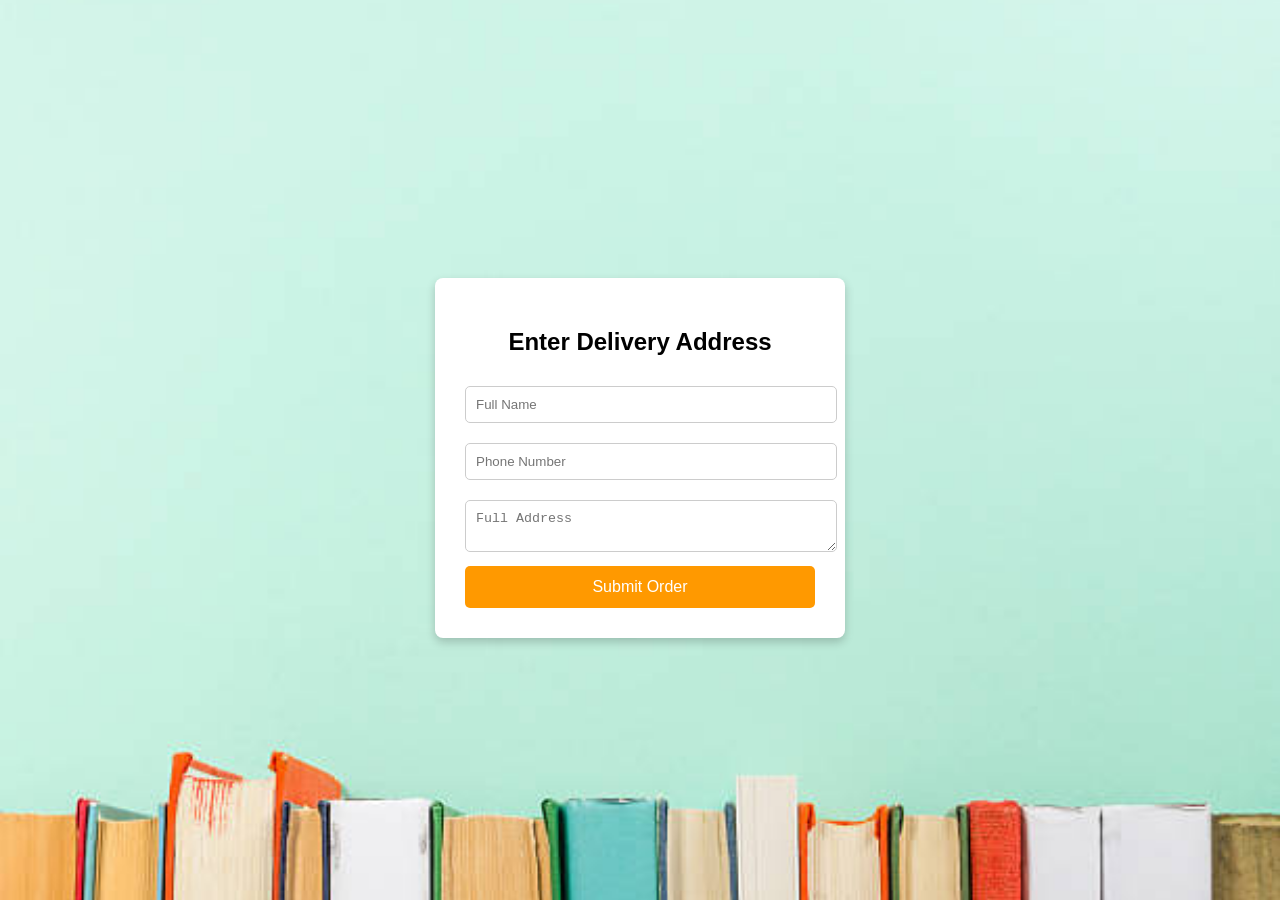
<file: address.html>
<!DOCTYPE html>
<html>
<head>
<title>Delivery Address</title>
<link rel="stylesheet" href="style.css">
<meta name="viewport" content="width=device-width, initial-scale=1">
</head>

<body class="address-body">

<div class="address-container">

<h2>Enter Delivery Address</h2>

<input type="text" id="name" placeholder="Full Name">

<input type="tel" id="phone" placeholder="Phone Number">

<textarea id="address" placeholder="Full Address"></textarea>

<button onclick="submitAddress()">Submit Order</button>

</div>


<script src="script.js"></script>


</body>
</html>
</file>
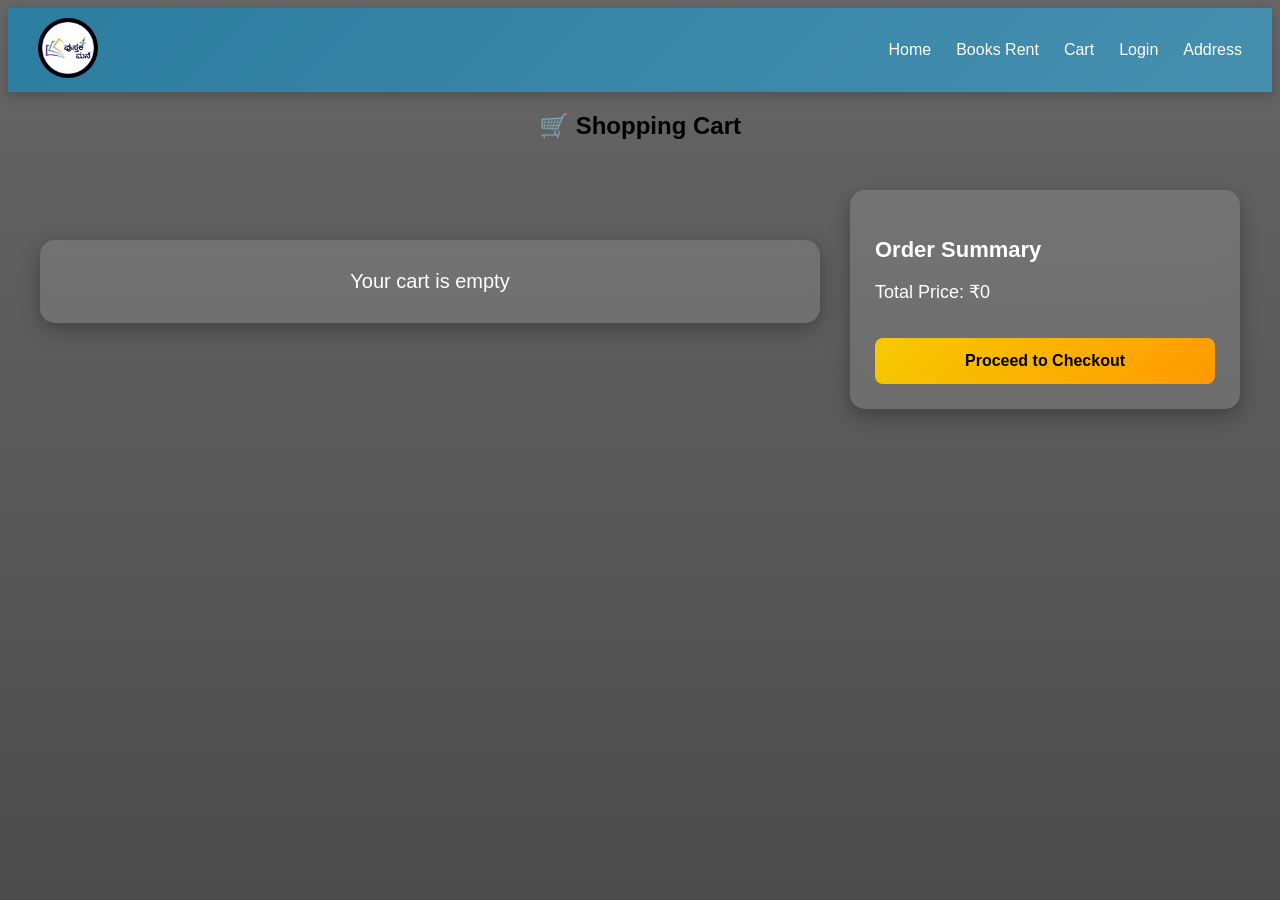
<file: cart.html>
<!DOCTYPE html>
<html>
<head>
<title>Your Cart</title>
<link rel="stylesheet" href="style.css">
<meta name="viewport" content="width=device-width, initial-scale=1">
</head>

<body>

<!-- NAVBAR -->

<header class="navbar">

<div class="logo">
<img src="./assets/WhatsApp Image 2026-03-10 at 1.16.14 PM.jpeg" height="70" width="70">
</div>

<nav>
<a href="index.html">Home</a>
<a href="books.html">Books Rent</a>
<a href="cart.html">Cart</a>
<a href="login.html">Login</a>
<a href="address.html">Address</a>
</nav>

</header>


<!-- CART TITLE -->

<h2 class="section-title">🛒 Shopping Cart</h2>


<!-- CART LAYOUT -->

<div class="cart-layout">


<!-- LEFT SIDE : CART ITEMS -->

<div class="cart-items" id="cartContainer">

<!-- Cart items will be added here by JavaScript -->

</div>



<!-- RIGHT SIDE : ORDER SUMMARY -->

<div class="cart-summary">

<h3>Order Summary</h3>

<p>Total Price: ₹<span id="totalPrice">0</span></p>

<button class="checkout-btn" onclick="checkout()">
Proceed to Checkout
</button>

</div>

</div>


<!-- JS FILE -->

<script src="script.js"></script>

</body>
</html>
</file>
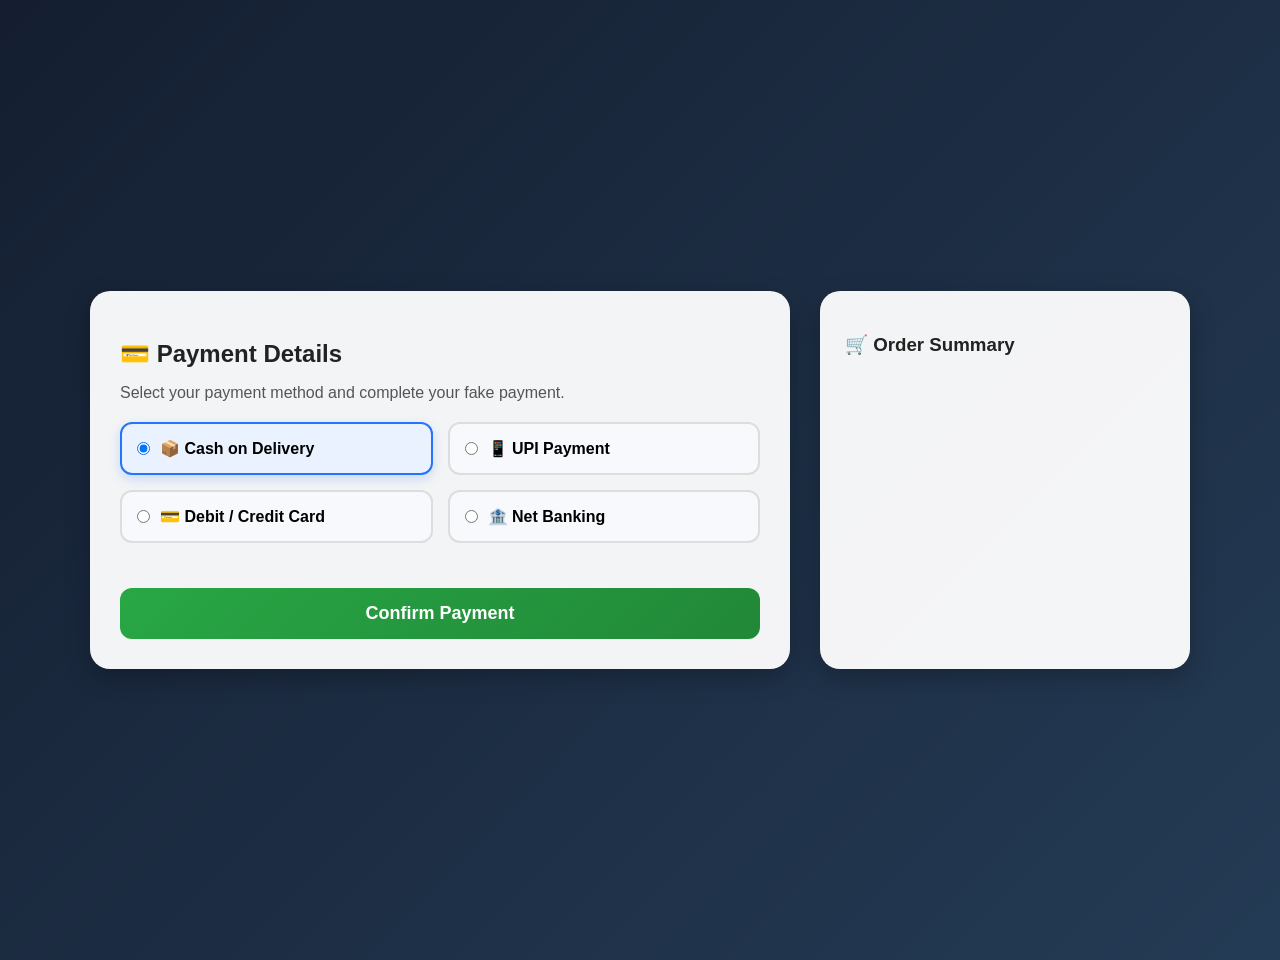
<file: payment.html>
<!DOCTYPE html>
<html>
<head>
    <title>Payment - BookRent</title>
    <link rel="stylesheet" href="style.css">
    <meta name="viewport" content="width=device-width, initial-scale=1">
</head>
<body class="payment-body">

    <div class="payment-wrapper">

        <div class="payment-left">
            <h2>💳 Payment Details</h2>
            <p>Select your payment method and complete your fake payment.</p>

            <div class="payment-methods">
                <label class="payment-option active-option">
                    <input type="radio" name="payment" value="Cash on Delivery" checked onclick="showPaymentFields()">
                    <span>📦 Cash on Delivery</span>
                </label>

                <label class="payment-option">
                    <input type="radio" name="payment" value="UPI" onclick="showPaymentFields()">
                    <span>📱 UPI Payment</span>
                </label>

                <label class="payment-option">
                    <input type="radio" name="payment" value="Card" onclick="showPaymentFields()">
                    <span>💳 Debit / Credit Card</span>
                </label>

                <label class="payment-option">
                    <input type="radio" name="payment" value="Net Banking" onclick="showPaymentFields()">
                    <span>🏦 Net Banking</span>
                </label>
            </div>

            <!-- UPI -->
            <div id="upiFields" class="payment-fields" style="display:none;">
                <input type="text" id="upiId" placeholder="Enter UPI ID (example@upi)">
            </div>

            <!-- CARD -->
            <div id="cardFields" class="payment-fields" style="display:none;">
                <input type="text" id="cardName" placeholder="Card Holder Name">
                <input type="text" id="cardNumber" placeholder="Card Number">
                
                <div class="payment-row">
                    <input type="text" id="expiry" placeholder="MM/YY">
                    <input type="password" id="cvv" placeholder="CVV">
                </div>
            </div>

            <!-- NET BANKING -->
            <div id="bankFields" class="payment-fields" style="display:none;">
                <select id="bankName">
                    <option value="">Select Bank</option>
                    <option>SBI</option>
                    <option>HDFC Bank</option>
                    <option>ICICI Bank</option>
                    <option>Canara Bank</option>
                    <option>Axis Bank</option>
                </select>
                <input type="text" id="accountNumber" placeholder="Account Number">
            </div>

            <button class="pay-btn" onclick="confirmPayment()">Confirm Payment</button>
        </div>

        <div class="payment-right">
            <h3>🛒 Order Summary</h3>
            <div id="paymentSummary"></div>
        </div>

    </div>

    <script src="script.js"></script>
</body>
</html>
</file>
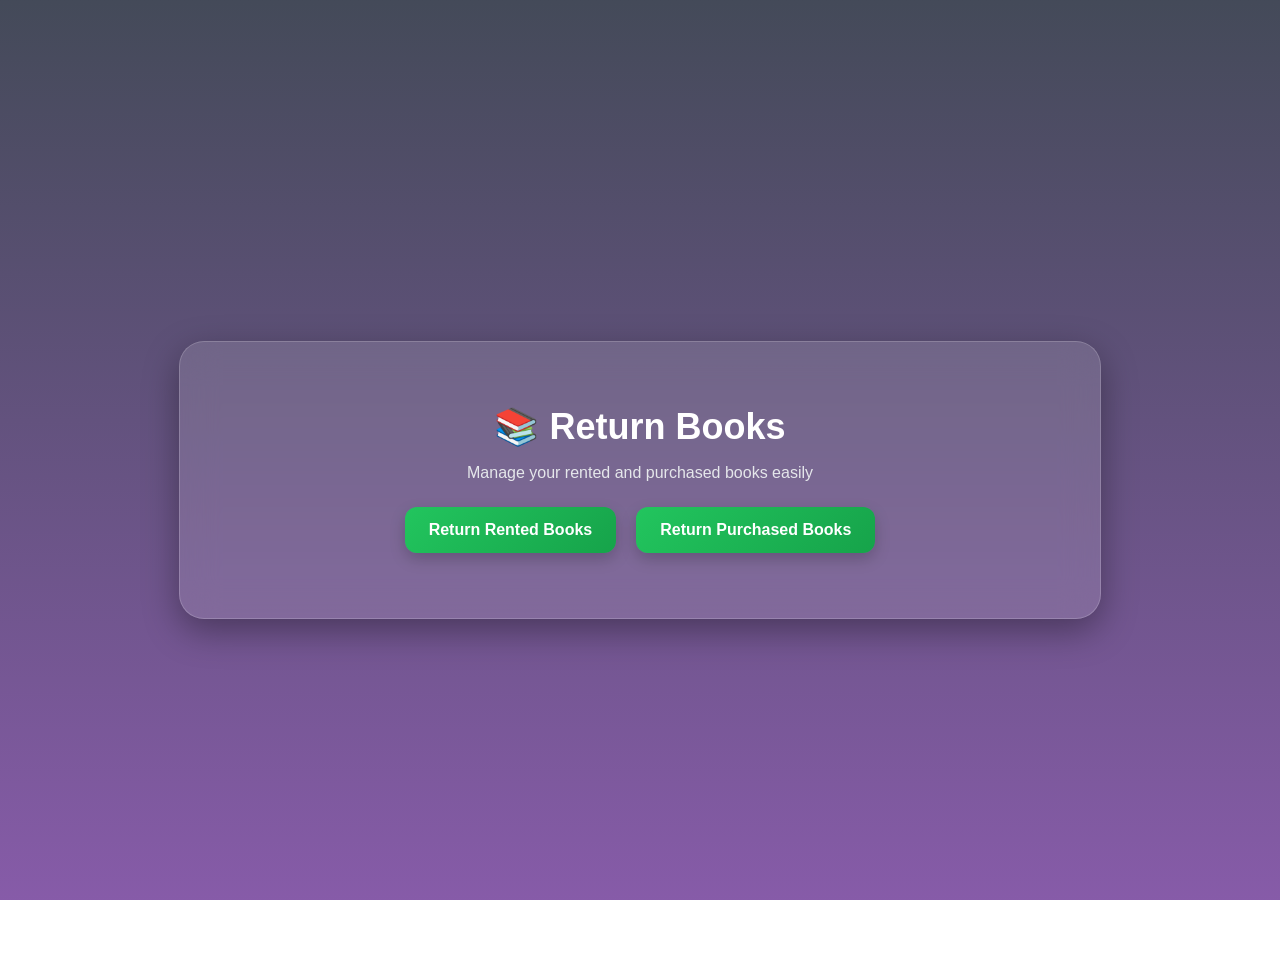
<file: return.html>
<!DOCTYPE html>
<html>
<head>
<title>Return Books</title>
<link rel="stylesheet" href="style.css">
<meta name="viewport" content="width=device-width, initial-scale=1">
</head>

<body class="return-page">

<div class="return-overlay"></div>

<div class="return-container">

    <div class="return-header">
        <h2>📚 Return Books</h2>
        <p>Manage your rented and purchased books easily</p>
    </div>

    <div class="return-buttons">
        <button class="return-tab-btn" onclick="showRentBooks()">Return Rented Books</button>
        <button class="return-tab-btn" onclick="showBuyBooks()">Return Purchased Books</button>
    </div>

    <div id="returnList" class="return-list"></div>

</div>

<script src="script.js"></script>

</body>
</html>
</file>
<file: style.css>
body{
background-image: linear-gradient(
rgba(0,0,0,0.6),
rgba(0,0,0,0.7)
),
url("https://images.unsplash.com/photo-1521587760476-6c12a4b040da");

background-size: cover;
background-position: center;
background-attachment: fixed;
font-family: 'Poppins', sans-serif;
}

.navbar{
background:linear-gradient(135deg,#2c7da0,#468faf);
color:white;
display:flex;
align-items:center;
justify-content:space-between;
padding:10px 30px;
position:sticky;
top:0;
z-index:1000;
box-shadow:0 4px 12px rgba(0,0,0,0.2);
}

/* logo */
.logo img{
height:60px;
width:60px;
border-radius:50%;
}

/* search bar */
.navbar input{
padding:10px 15px;
width:300px;
border-radius:20px;
border:none;
outline:none;
font-size:14px;
}

/* nav links */
.navbar nav{
display:flex;
gap:25px;
}

.navbar a{
color:white;
text-decoration:none;
font-weight:500;
transition:0.3s;
position:relative;
}

/* hover effect */
.navbar a::after{
content:"";
position:absolute;
width:0%;
height:2px;
background:#ffd166;
bottom:-5px;
left:0;
transition:0.3s;
}

.navbar a:hover::after{
width:100%;
}

.navbar a:hover{
color:#ffd166;
}

.hero{
background:#23383e;
color:white;
text-align:center;
padding:60px;
}

.btn{
background:#febd69;
padding:10px 20px;
text-decoration:none;
color:black;
}

.section-title{
text-align:center;
margin:20px;
}

.book-grid{
display:grid;
grid-template-columns:repeat(4,1fr);
gap:20px;
padding:20px;
}

.book-grid :hover{
  transform: scale(1.05);
}
/* meadia  */
@media(max-width:900px){
.book-grid{
grid-template-columns:repeat(3,1fr);
}
}
@media(max-width:500px){
.book-grid{
grid-template-columns:repeat(2,1fr);
}
}
/* book box Page */
.book{
background:transparent;
backdrop-filter: blur(14px);
padding:15px;
border-radius:8px;
box-shadow: 0 3px 10px 
rgba(5, 5, 5, 0.1);
text-align:center;
border: 1px solid #e5e7eb;
color: white;
}


.book img{
width:160px;
height:220px;
object-fit:cover;
}
.buy-row{
display:flex;
justify-content:space-between;
margin-top:10px;
}

.rent-row{
text-align:center;
margin-top:10px;
}
/*footer */

footer{
background:#131921;
color:white;
padding:20px;
}

.footer{
display:flex;
justify-content:space-around;
flex-wrap:wrap;
}

.reviews{
padding:50px 20px;
background:rgba(10,20,35,0.92);
margin-top:30px;
}

.review-title{
text-align:center;
color:white;
font-size:32px;
margin-bottom:30px;
}

.review-container{
display:grid;
grid-template-columns:repeat(3,1fr);
gap:20px;
max-width:1200px;
margin:auto;
}

.review-card{
background:rgba(255,255,255,0.08);
backdrop-filter:blur(8px);
border:1px solid rgba(255,255,255,0.15);
border-radius:15px;
padding:25px;
color:white;
box-shadow:0 4px 15px rgba(0,0,0,0.2);
transition:0.3s;
}

.review-card:hover{
transform:translateY(-5px);
box-shadow:0 8px 20px rgba(0,0,0,0.3);
}

.review-card h3{
margin-bottom:10px;
font-size:20px;
color:#ffd166;
}

.stars{
font-size:20px;
margin-bottom:10px;
}

.review-card p{
font-size:15px;
line-height:1.6;
}

@media(max-width:900px){
.review-container{
grid-template-columns:repeat(2,1fr);
}
}

@media(max-width:600px){
.review-container{
grid-template-columns:1fr;
}
}
/* LOGIN PAGE NEW DESIGN */

.login-header{
position:fixed;
top:0;
width:100%;
height:70px;
background:#f2f2f2;
display:flex;
align-items:center;
justify-content:space-between;
padding:0 80px;
box-shadow:0 2px 10px rgba(0,0,0,0.15);
z-index:100;
}

.login-header .logo{
font-size:28px;
font-weight:bold;
color:#0b3c78;
}

.login-hero{
height:100vh;
background-image:url("fg.jpg");
background-size:cover;
background-position:center;
display:flex;
align-items:center;
justify-content:space-between;
padding:120px;
color:white;
position:relative;
}

.login-hero::before{
content:"";
position:absolute;
top:0;
left:0;
width:100%;
height:100%;
background:rgba(0,0,0,0.55);
z-index:0;
}

.login-hero-text{
max-width:500px;
position:relative;
z-index:1;
}

.login-hero-text h1{
font-size:70px;
margin-bottom:20px;
}

.login-hero-text p{
font-size:24px;
}

.login-card{
background:#e6f2ff;
padding:60px;
width:500px;
border-radius:15px;
box-shadow:0 15px 35px rgba(0,0,0,0.3);
color:black;
position:relative;
z-index:1;
}

.login-title{
background:#ffffff;
padding:15px;
margin:-40px -40px 25px -40px;
text-align:center;
font-weight:bold;
font-size:22px;
border-radius:10px 10px 0 0;
}

.login-card input{
width:100%;
padding:16px;
margin:12px 0;
border:1px solid #ccc;
border-radius:6px;
font-size:18px;
}

.login-card button{
width:100%;
padding:16px;
margin-top:12px;
border:none;
background:#2575fc;
cursor:pointer;
font-weight:bold;
font-size:18px;
color:white;
border-radius:6px;
}

.login-card button:hover{
background:#1b5fd1;
}

.login-card #create{
background:#28a745;
}

.login-card #create:hover{
background:#1e7e34;
}

@media(max-width:900px){
.login-hero{
flex-direction:column;
justify-content:center;
gap:30px;
padding:100px 30px 30px;
text-align:center;
}

.login-hero-text h1{
font-size:40px;
}

.login-hero-text p{
font-size:18px;
}

.login-card{
width:100%;
max-width:420px;
padding:40px 25px;
}

.login-header{
padding:0 20px;
}

.login-header .logo{
font-size:22px;
}

}
.cart-item{
display:flex;
align-items:center;
gap:20px;
background:rgba(255,255,255,0.12);
backdrop-filter:blur(10px);
padding:18px;
margin-bottom:20px;
border-radius:15px;
box-shadow:0 4px 15px rgba(0,0,0,0.25);
color:white;
border:1px solid rgba(255,255,255,0.2);
}

.cart-item img{
width:110px;
height:150px;
object-fit:cover;
border-radius:10px;
}

.cart-layout{
display:grid;
grid-template-columns:2fr 1fr;
gap:30px;
padding:30px;
max-width:1200px;
margin:auto;
}

.cart-items{
display:flex;
flex-direction:column;
}

.cart-summary{
background:rgba(255,255,255,0.12);
backdrop-filter:blur(10px);
border-radius:15px;
padding:25px;
color:white;
box-shadow:0 6px 20px rgba(0,0,0,0.3);
height:fit-content;
position:sticky;
top:100px;
}

.cart-summary h3{
margin-bottom:15px;
font-size:22px;
}

.cart-summary p{
font-size:18px;
margin-bottom:20px;
}

.checkout-btn{
width:100%;
padding:15px;
font-size:18px;
font-weight:bold;
border:none;
border-radius:10px;
background:linear-gradient(135deg,#f7ca00,#ff9900);
cursor:pointer;
transition:0.3s;
}

.checkout-btn:hover{
transform:scale(1.05);
box-shadow:0 6px 15px rgba(0,0,0,0.3);
}

.empty-cart{
background:rgba(255,255,255,0.1);
backdrop-filter:blur(12px);
padding:50px;
border-radius:20px;
text-align:center;
font-size:24px;
color:white;
margin-top:50px;
box-shadow:0 6px 20px rgba(0,0,0,0.3);
}
.cart-item{
display:flex;
gap:20px;
align-items:center;
background:rgba(255,255,255,0.12);
backdrop-filter:blur(12px);
padding:20px;
border-radius:15px;
margin-bottom:20px;
color:white;
border:1px solid rgba(255,255,255,0.2);
transition:0.3s;
}

.cart-item:hover{
transform:scale(1.02);
box-shadow:0 6px 18px rgba(0,0,0,0.3);
}

.item-details{
flex:1;
}

.item-details h3{
margin-bottom:8px;
font-size:22px;
}

.item-details p{
margin:6px 0;
font-size:16px;
}

.price{
color:#ffd54f;
font-weight:bold;
font-size:18px;
}

.remove-btn{
background:#ff4d4d;
border:none;
color:white;
padding:10px 16px;
border-radius:8px;
cursor:pointer;
font-weight:bold;
margin-top:10px;
}

.remove-btn:hover{
background:#cc0000;
}

.empty-cart{
background:rgba(255,255,255,0.12);
backdrop-filter:blur(10px);
padding:30px;
border-radius:15px;
text-align:center;
color:white;
font-size:20px;
}

.checkout-btn{
width:100%;
padding:14px;
background:linear-gradient(135deg,#f7ca00,#ff9900);
border:none;
border-radius:8px;
font-size:16px;
font-weight:bold;
color:black;
cursor:pointer;
transition:0.3s;
margin-top:15px;
}
.checkout-btn:hover{
background:linear-gradient(135deg,#ffd633,#ff8c00);
transform:scale(1.05);
box-shadow:0 4px 10px rgba(0,0,0,0.2);
}
/* Address Page */

.address-body{
background-image: url("book.jpg") ;
display:flex;
justify-content:center;
align-items:center;
height:100vh;
font-family:Arial;
}

.address-container{
background:white;
padding:30px;
width:350px;
border-radius:8px;
box-shadow:0 4px 10px rgba(0,0,0,0.2);
text-align:center;
}

.address-container h2{
margin-bottom:20px;
}

.address-container input,
.address-container textarea{
width:100%;
padding:10px;
margin:10px 0;
border:1px solid #ccc;
border-radius:5px;
}

.address-container button{
width:100%;
padding:12px;
background:#ff9900;
border:none;
color:white;
font-size:16px;
border-radius:5px;
cursor:pointer;
}

.address-container button:hover{
background:#e68a00;
}
/* category */

.category-container{
display:flex;
justify-content:center;
gap:15px;
margin:20px;
flex-wrap:wrap;
}

.category-btn{
padding:10px 18px;
border:none;
background:#4CAF50;
color:white;
border-radius:20px;
cursor:pointer;
font-size:14px;
}

.category-btn:hover{
background:#388e3c;
}
/* button color */
.button-row {
  display: flex;           /* horizontal layout */
  gap: 10px;               /* space between buttons */
  justify-content: center; /* center buttons */
  flex-wrap: wrap;         /* wraps on very small screens */
  margin-top: 10px;
}

.button-row button {
  background-color: #4facfe;
  color: white;
  border: none;
  padding: 10px 20px;
  border-radius: 6px;
  cursor: pointer;
  font-weight: 700;
  transition: 0.3s;
  width: auto; /* important: remove width:100% */
}

.button-row button:hover {
  background-color: #00c6ff;
  transform: scale(1.05);
}


/* RETURN PAGE SUPER UI */

.return-page{
min-height:100vh;
margin:0;
font-family:'Poppins', sans-serif;
background-image:linear-gradient(rgba(15,23,42,0.78), rgba(88,28,135,0.72)),
url("https://images.unsplash.com/photo-1521587760476-6c12a4b040da");
background-size:cover;
background-position:center;
background-attachment:fixed;
display:flex;
justify-content:center;
align-items:center;
padding:30px;
position:relative;
}

.return-container{
width:100%;
max-width:850px;
background:rgba(255,255,255,0.12);
backdrop-filter:blur(18px);
border:1px solid rgba(255,255,255,0.18);
border-radius:25px;
padding:35px;
box-shadow:0 12px 35px rgba(0,0,0,0.35);
color:white;
}

.return-header{
text-align:center;
margin-bottom:25px;
}

.return-header h2{
font-size:36px;
margin-bottom:10px;
color:#ffffff;
}

.return-header p{
font-size:16px;
color:#e5e7eb;
}

.return-buttons{
display:flex;
justify-content:center;
gap:20px;
flex-wrap:wrap;
margin-bottom:30px;
}

.return-tab-btn{
padding:14px 24px;
border:none;
border-radius:12px;
background:linear-gradient(135deg,#22c55e,#16a34a);
color:white;
font-size:16px;
font-weight:600;
cursor:pointer;
transition:0.3s;
box-shadow:0 6px 16px rgba(0,0,0,0.2);
}

.return-tab-btn:hover{
transform:translateY(-3px) scale(1.03);
box-shadow:0 10px 20px rgba(0,0,0,0.28);
}

.return-list{
display:flex;
flex-direction:column;
gap:18px;
}

.return-item{
display:flex;
justify-content:space-between;
align-items:center;
gap:20px;
background:rgba(255,255,255,0.12);
border:1px solid rgba(255,255,255,0.18);
border-radius:16px;
padding:18px 22px;
box-shadow:0 6px 18px rgba(0,0,0,0.2);
transition:0.3s;
}

.return-item:hover{
transform:scale(1.02);
background:rgba(255,255,255,0.16);
}

.return-item p{
margin:0;
font-size:18px;
font-weight:500;
color:#ffffff;
flex:1;
}

.return-item button{
padding:10px 18px;
border:none;
border-radius:10px;
background:linear-gradient(135deg,#ef4444,#dc2626);
color:white;
font-weight:bold;
cursor:pointer;
transition:0.3s;
}

.return-item button:hover{
transform:scale(1.05);
box-shadow:0 6px 14px rgba(0,0,0,0.22);
}

.no-books{
text-align:center;
padding:30px;
font-size:22px;
color:#f9fafb;
background:rgba(255,255,255,0.08);
border-radius:18px;
}

@media(max-width:768px){
.return-container{
padding:22px;
}

.return-header h2{
font-size:28px;
}

.return-item{
flex-direction:column;
align-items:flex-start;
}

.return-item button{
width:100%;
}
}

/* PAYMENT PAGE */

.payment-body{
margin:0;
font-family:Arial, sans-serif;
background:linear-gradient(135deg,#141e30,#243b55);
min-height:100vh;
display:flex;
justify-content:center;
align-items:center;
padding:30px;
}

.payment-wrapper{
width:100%;
max-width:1100px;
display:flex;
gap:30px;
flex-wrap:wrap;
}

.payment-left{
flex:2;
background:rgba(255,255,255,0.95);
padding:30px;
border-radius:20px;
box-shadow:0 8px 25px rgba(0,0,0,0.25);
}

.payment-left h2{
margin-bottom:10px;
color:#222;
}

.payment-left p{
margin-bottom:20px;
color:#555;
}

.payment-methods{
display:grid;
grid-template-columns:repeat(2,1fr);
gap:15px;
margin-bottom:25px;
}

.payment-option{
background:#f7f9fc;
border:2px solid #ddd;
padding:15px;
border-radius:12px;
cursor:pointer;
font-weight:bold;
display:flex;
align-items:center;
gap:10px;
transition:0.3s;
}

.payment-option:hover{
border-color:#2575fc;
transform:translateY(-2px);
}

.payment-option input{
width:auto;
margin:0;
}

.payment-fields{
margin-top:15px;
}

.payment-fields input,
.payment-fields select{
width:100%;
padding:14px;
margin:10px 0;
border:1px solid #ccc;
border-radius:10px;
font-size:16px;
}

.payment-row{
display:flex;
gap:15px;
}

.pay-btn{
width:100%;
padding:15px;
margin-top:20px;
background:linear-gradient(135deg,#28a745,#218838);
border:none;
color:white;
font-size:18px;
font-weight:bold;
border-radius:12px;
cursor:pointer;
transition:0.3s;
}

.pay-btn:hover{
transform:scale(1.03);
box-shadow:0 6px 15px rgba(0,0,0,0.2);
}

.payment-right{
flex:1;
min-width:280px;
background:rgba(255,255,255,0.95);
padding:25px;
border-radius:20px;
box-shadow:0 8px 25px rgba(0,0,0,0.25);
}

.payment-right h3{
margin-bottom:20px;
color:#222;
}

.summary-box{
background:#f8f9fa;
padding:15px;
border-radius:12px;
margin-bottom:15px;
border-left:5px solid #2575fc;
}

.summary-box p{
margin:8px 0;
color:#333;
}

.summary-total{
font-size:20px;
font-weight:bold;
color:#e67e22;
margin-top:10px;
}

@media(max-width:768px){
.payment-wrapper{
flex-direction:column;
}

.payment-methods{
grid-template-columns:1fr;
}

.payment-row{
flex-direction:column;
}
}

.active-option{
border-color:#2575fc;
background:#eaf2ff;
box-shadow:0 4px 12px rgba(37,117,252,0.2);
}
</file>
